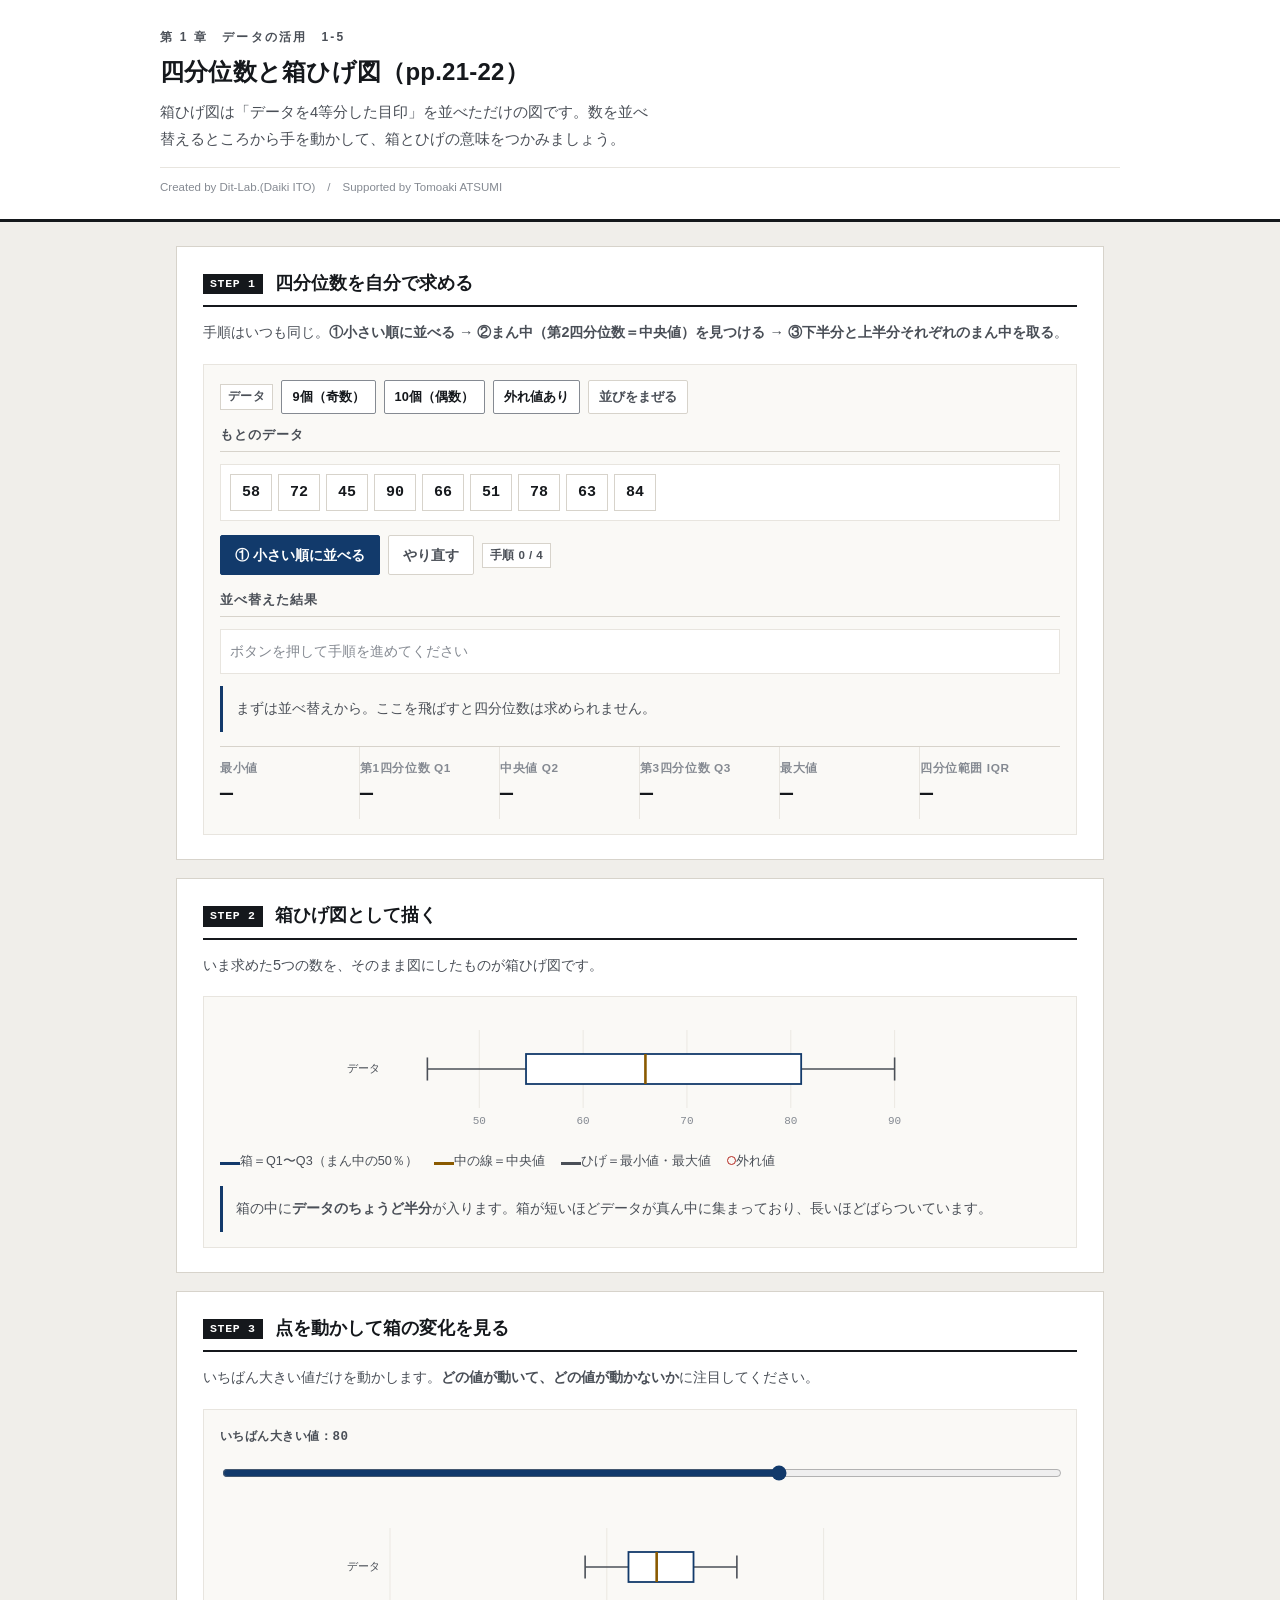
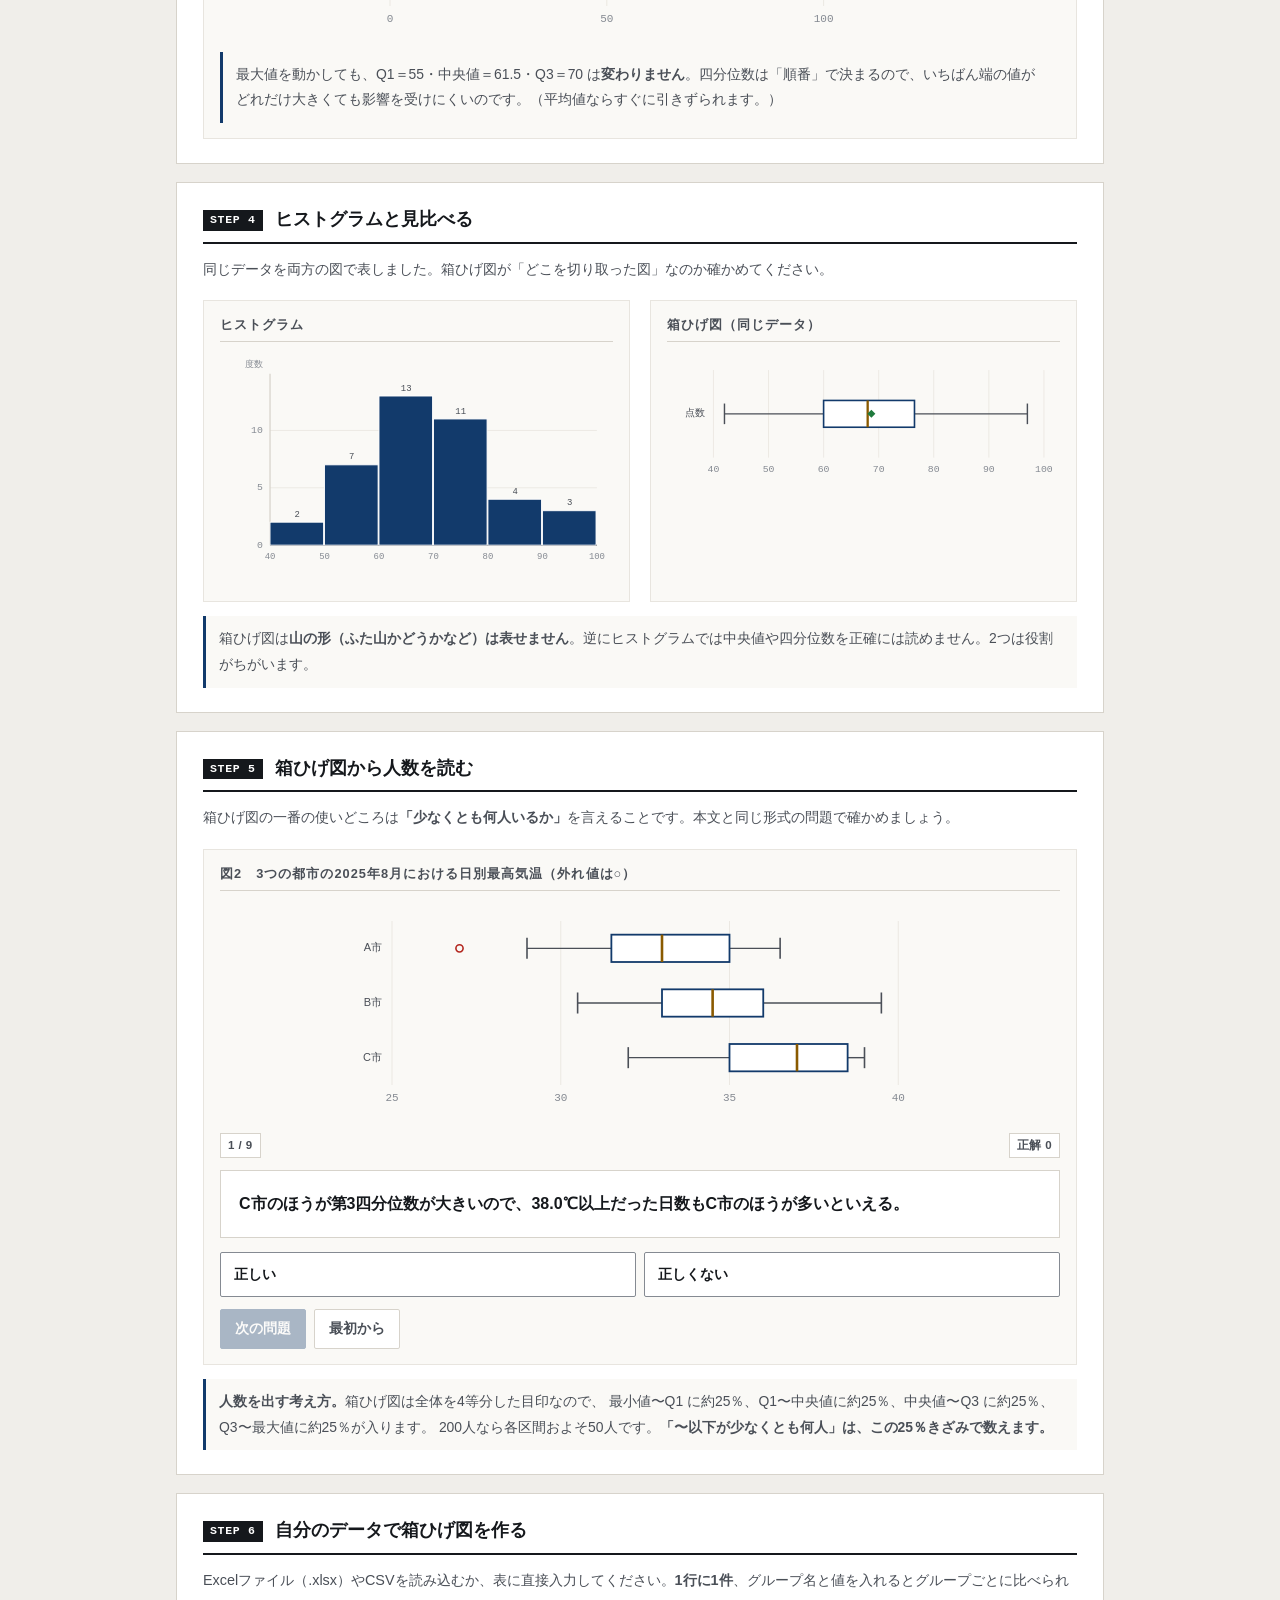
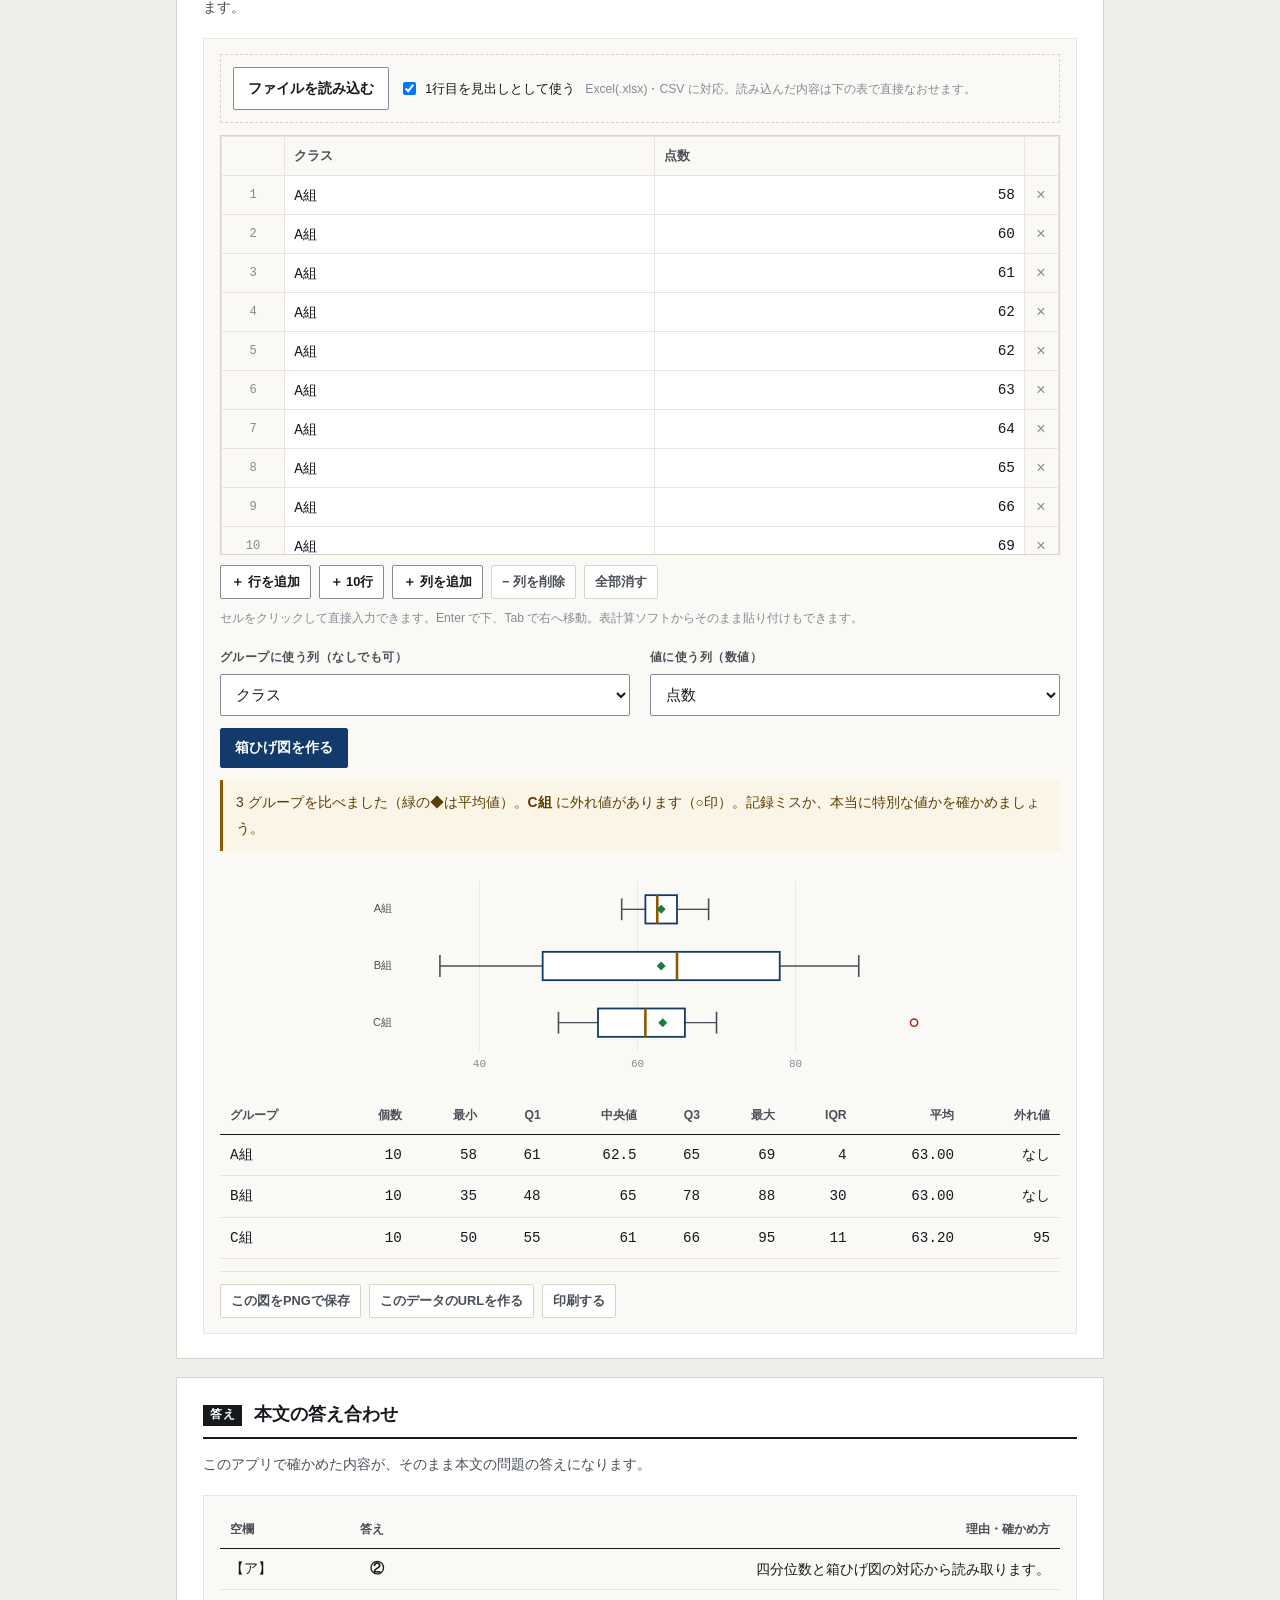
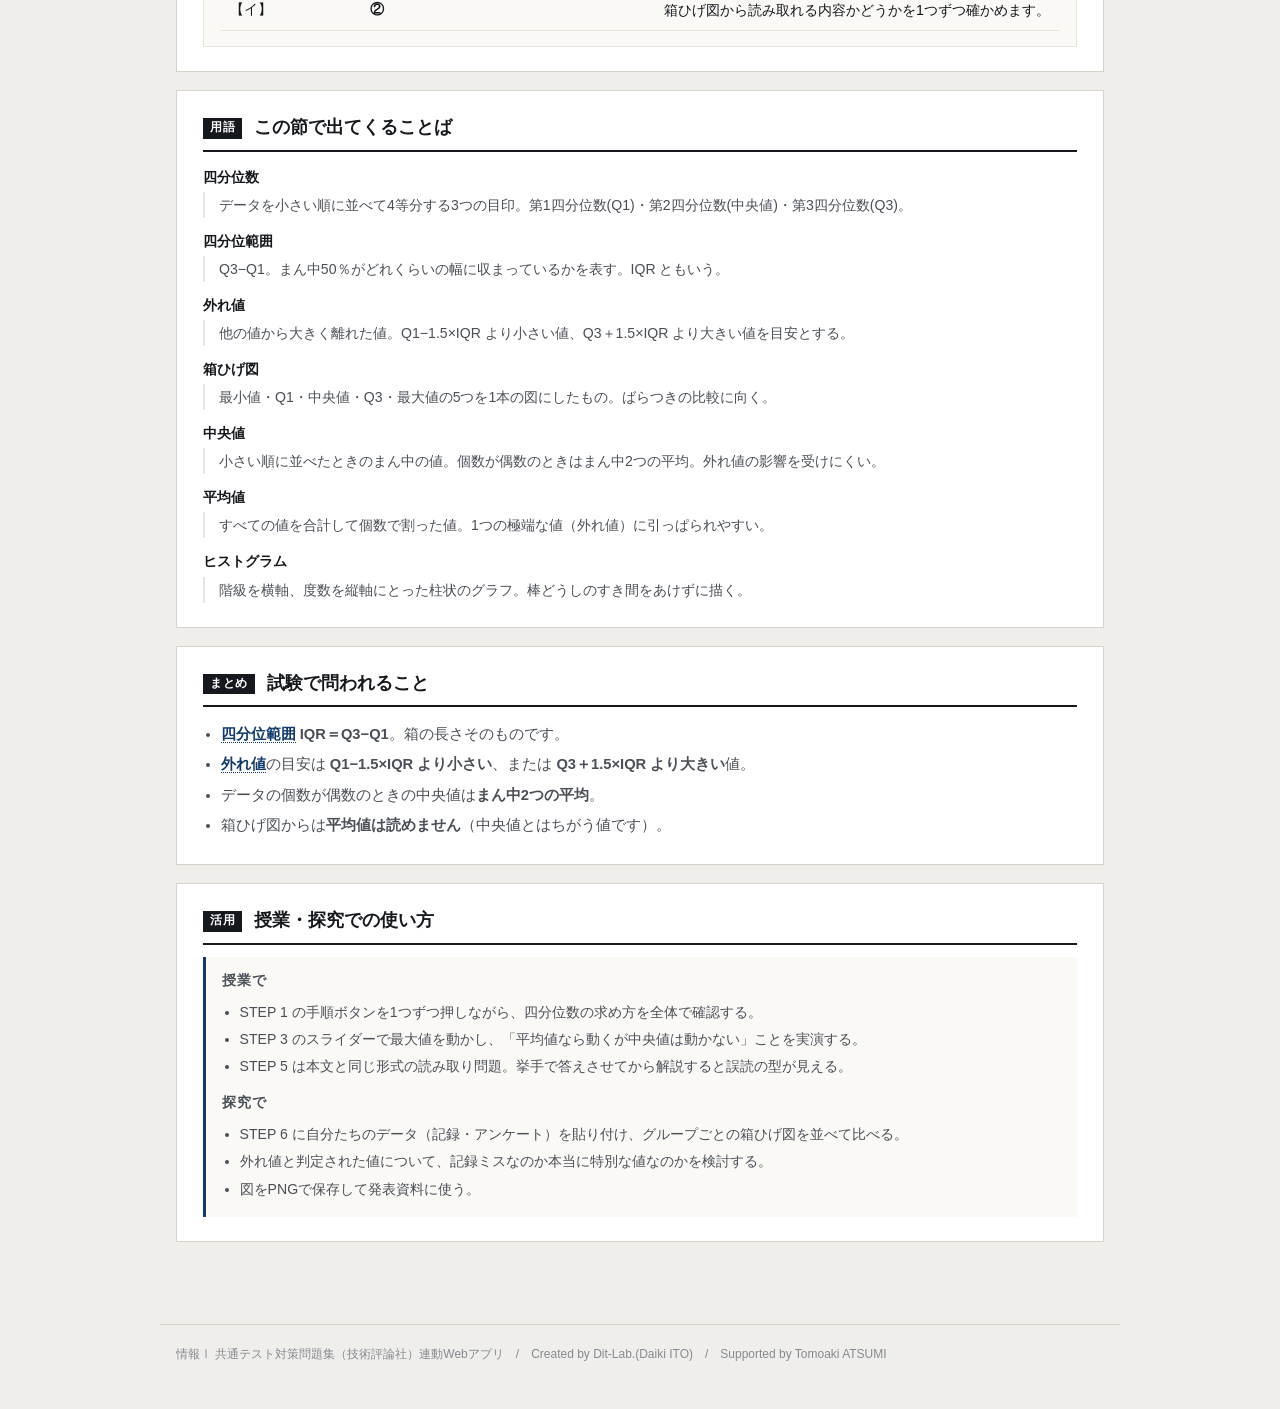
<file: index.html>
<!DOCTYPE html>
<html lang="ja">
<head>
<meta charset="UTF-8">
<meta name="viewport" content="width=device-width, initial-scale=1.0">
<title>四分位数と箱ひげ図｜情報Ⅰ共通テスト対策問題集</title>
<meta name="description" content="箱ひげ図は「データを4等分した目印」を並べただけの図です。数を並べ替えるところから手を動かして、箱とひげの意味をつかみましょう。">
<link rel="icon" href="data:image/svg+xml,%3Csvg xmlns=%22http://www.w3.org/2000/svg%22 viewBox=%220 0 32 32%22%3E%3Crect width=%2232%22 height=%2232%22 fill=%22%2315181c%22/%3E%3Ctext x=%2216%22 y=%2222%22 font-size=%2218%22 font-family=%22monospace%22 fill=%22%23fff%22 text-anchor=%22middle%22%3E01%3C/text%3E%3C/svg%3E">
<link rel="stylesheet" href="css/style.css?v=1b60c856">
<link rel="stylesheet" href="css/app.css?v=937ad95f">
</head>
<body>

<header class="app-header">
  <div class="inner">
    <span class="eyebrow">第 1 章　データの活用　1-5</span>
    <h1>四分位数と箱ひげ図（pp.21-22）</h1>
    <p class="lead">箱ひげ図は「データを4等分した目印」を並べただけの図です。数を並べ替えるところから手を動かして、箱とひげの意味をつかみましょう。</p>
    <p class="credit">Created by Dit-Lab.(Daiki ITO)　/　Supported by Tomoaki ATSUMI</p>
  </div>
</header>

<main class="wrap">
  <section class="step" id="step1">
    <h2><span class="no">STEP 1</span>四分位数を自分で求める</h2>
    <p class="desc">手順はいつも同じ。<strong>①小さい順に並べる → ②まん中（第2四分位数＝中央値）を見つける → ③下半分と上半分それぞれのまん中を取る</strong>。</p>

    <div class="panel">
      <div class="btn-row" style="margin-bottom:12px">
        <span class="badge">データ</span>
        <button class="btn sm" data-set="odd">9個（奇数）</button>
        <button class="btn sm" data-set="even">10個（偶数）</button>
        <button class="btn sm" data-set="outlier">外れ値あり</button>
        <button class="btn sm ghost" id="shuffleBtn">並びをまぜる</button>
      </div>

      <h3 style="font-size:.8rem;color:var(--ink-2);letter-spacing:.08em">もとのデータ</h3>
      <div class="chips" id="rawChips"></div>

      <div class="btn-row" style="margin-top:14px">
        <button class="btn primary" id="stepBtn">① 小さい順に並べる</button>
        <button class="btn ghost" id="stepReset">やり直す</button>
        <span class="badge" id="stepLabel">手順 0 / 4</span>
      </div>

      <h3 style="font-size:.8rem;color:var(--ink-2);letter-spacing:.08em;margin-top:16px">並べ替えた結果</h3>
      <div class="chips" id="sortedChips"></div>
      <div class="note" id="stepNote" style="margin-top:12px"></div>

      <div class="metrics" style="margin-top:14px">
        <div class="metric"><div class="k">最小値</div><div class="v" id="vMin">—</div></div>
        <div class="metric"><div class="k">第1四分位数 Q1</div><div class="v" id="vQ1">—</div></div>
        <div class="metric"><div class="k">中央値 Q2</div><div class="v" id="vQ2">—</div></div>
        <div class="metric"><div class="k">第3四分位数 Q3</div><div class="v" id="vQ3">—</div></div>
        <div class="metric"><div class="k">最大値</div><div class="v" id="vMax">—</div></div>
        <div class="metric"><div class="k">四分位範囲 IQR</div><div class="v" id="vIQR">—</div></div>
      </div>
    </div>
  </section>

  <section class="step" id="step2">
    <h2><span class="no">STEP 2</span>箱ひげ図として描く</h2>
    <p class="desc">いま求めた5つの数を、そのまま図にしたものが箱ひげ図です。</p>
    <div class="panel">
      <div id="boxChart"></div>
      <div class="tree-legend" style="margin-top:8px">
        <span class="k"><span class="sw" style="background:#123a6b"></span>箱＝Q1〜Q3（まん中の50％）</span>
        <span class="k"><span class="sw" style="background:#8a5a00"></span>中の線＝中央値</span>
        <span class="k"><span class="sw" style="background:#4a4f57"></span>ひげ＝最小値・最大値</span>
        <span class="k"><span class="sw" style="border:1.6px solid #b3261e;height:9px;width:9px;border-radius:50%;background:none"></span>外れ値</span>
      </div>
      <div class="note info" style="margin-top:12px">
        箱の中に<strong>データのちょうど半分</strong>が入ります。箱が短いほどデータが真ん中に集まっており、長いほどばらついています。
      </div>
    </div>
  </section>

  <section class="step" id="step3">
    <h2><span class="no">STEP 3</span>点を動かして箱の変化を見る</h2>
    <p class="desc">いちばん大きい値だけを動かします。<strong>どの値が動いて、どの値が動かないか</strong>に注目してください。</p>
    <div class="panel">
      <label class="fld" for="maxSlider">いちばん大きい値：<span class="mono" id="maxVal">—</span></label>
      <input type="range" id="maxSlider" min="0" max="120" step="1" value="80">
      <div id="liveBox" style="margin-top:10px"></div>
      <div class="note" id="liveNote" style="margin-top:12px"></div>
    </div>
  </section>

  <section class="step" id="step4">
    <h2><span class="no">STEP 4</span>ヒストグラムと見比べる</h2>
    <p class="desc">同じデータを両方の図で表しました。箱ひげ図が「どこを切り取った図」なのか確かめてください。</p>
    <div class="grid c2">
      <div class="panel"><h3>ヒストグラム</h3><div id="cmpHist"></div></div>
      <div class="panel"><h3>箱ひげ図（同じデータ）</h3><div id="cmpBox"></div></div>
    </div>
    <div class="note info" style="margin-top:14px">
      箱ひげ図は<strong>山の形（ふた山かどうかなど）は表せません</strong>。逆にヒストグラムでは中央値や四分位数を正確には読めません。2つは役割がちがいます。
    </div>
  </section>


  <section class="step" id="step5">
    <h2><span class="no">STEP 5</span>箱ひげ図から人数を読む</h2>
    <p class="desc">箱ひげ図の一番の使いどころは<strong>「少なくとも何人いるか」</strong>を言えることです。本文と同じ形式の問題で確かめましょう。</p>

    <div class="panel">
      <h3 id="figTitle"></h3>
      <div id="qFigure"></div>
      <div class="qhead" style="margin-top:14px">
        <span class="badge" id="qProgress">1 / 1</span>
        <span class="badge">正解 <span class="score" id="qScore">0</span></span>
      </div>
      <div class="card-q"><div class="q-scene" id="qText"></div></div>
      <div class="choice4" id="qChoices"></div>
      <div class="note" id="qFb" hidden style="margin-top:12px"></div>
      <div class="btn-row" style="margin-top:12px">
        <button class="btn primary" id="qNext" disabled>次の問題</button>
        <button class="btn ghost" id="qReset">最初から</button>
      </div>
    </div>

    <div class="note info" style="margin-top:14px">
      <strong>人数を出す考え方。</strong>箱ひげ図は全体を4等分した目印なので、
      最小値〜Q1 に約25％、Q1〜中央値に約25％、中央値〜Q3 に約25％、Q3〜最大値に約25％が入ります。
      200人なら各区間およそ50人です。<strong>「〜以下が少なくとも何人」は、この25％きざみで数えます。</strong>
    </div>
  </section>

  <section class="step" id="step6">
    <h2><span class="no">STEP 6</span>自分のデータで箱ひげ図を作る</h2>
    <p class="desc">Excelファイル（.xlsx）やCSVを読み込むか、表に直接入力してください。<strong>1行に1件</strong>、グループ名と値を入れるとグループごとに比べられます。</p>
    <div class="panel">
      <div id="dataInput"></div>
      <div class="grid c2" style="margin-top:16px">
        <div><label class="fld" for="gCol">グループに使う列（なしでも可）</label><select id="gCol" class="sel"></select></div>
        <div><label class="fld" for="vCol">値に使う列（数値）</label><select id="vCol" class="sel"></select></div>
      </div>
      <div class="btn-row" style="margin-top:12px"><button class="btn primary" id="calcMine">箱ひげ図を作る</button></div>
      <div class="note" id="myNote" hidden style="margin-top:12px"></div>
      <div id="myChart" style="margin-top:12px"></div>
      <div class="tbl-scroll" style="margin-top:12px"><table class="tbl" id="myTable"></table></div>
      <div class="toolbar" id="myTools"></div>
    </div>
  </section>

  <section class="step" id="ansBox">
    <h2><span class="no">答え</span>本文の答え合わせ</h2>
    <p class="desc">このアプリで確かめた内容が、そのまま本文の問題の答えになります。</p>
    <div class="panel">
      <div class="tbl-scroll"><table class="tbl"><thead><tr><th>空欄</th><th>答え</th><th>理由・確かめ方</th></tr></thead><tbody><tr><td class="mono">【ア】</td><td class="mono"><strong>②</strong></td><td>四分位数と箱ひげ図の対応から読み取ります。</td></tr><tr><td class="mono">【イ】</td><td class="mono"><strong>②</strong></td><td>箱ひげ図から読み取れる内容かどうかを1つずつ確かめます。</td></tr></tbody></table></div>
    </div>
  </section>

  <section class="step" id="glossary">
    <h2><span class="no">用語</span>この節で出てくることば</h2>
    <div id="glossBox"></div>
  </section>

  <section class="step">
    <h2><span class="no">まとめ</span>試験で問われること</h2>
    <ul style="margin:0;padding-left:1.2em;color:var(--ink-2);font-size:.92rem;line-height:2.05">
      <li><span class="term" data-t="四分位範囲">四分位範囲</span> <strong>IQR＝Q3−Q1</strong>。箱の長さそのものです。</li>
      <li><span class="term" data-t="外れ値">外れ値</span>の目安は <strong>Q1−1.5×IQR より小さい</strong>、または <strong>Q3＋1.5×IQR より大きい</strong>値。</li>
      <li>データの個数が偶数のときの中央値は<strong>まん中2つの平均</strong>。</li>
      <li>箱ひげ図からは<strong>平均値は読めません</strong>（中央値とはちがう値です）。</li>
    </ul>
  </section>

  <section class="step">
    <h2><span class="no">活用</span>授業・探究での使い方</h2>
    <div class="use-note">
      <h3>授業で</h3>
      <ul>
        <li>STEP 1 の手順ボタンを1つずつ押しながら、四分位数の求め方を全体で確認する。</li>
        <li>STEP 3 のスライダーで最大値を動かし、「平均値なら動くが中央値は動かない」ことを実演する。</li>
        <li>STEP 5 は本文と同じ形式の読み取り問題。挙手で答えさせてから解説すると誤読の型が見える。</li>
      </ul>
      <h3 style="margin-top:12px">探究で</h3>
      <ul>
        <li>STEP 6 に自分たちのデータ（記録・アンケート）を貼り付け、グループごとの箱ひげ図を並べて比べる。</li>
        <li>外れ値と判定された値について、記録ミスなのか本当に特別な値なのかを検討する。</li>
        <li>図をPNGで保存して発表資料に使う。</li>
      </ul>
    </div>
  </section>

</main>

<footer class="app-footer">
  情報Ⅰ 共通テスト対策問題集（技術評論社）連動Webアプリ　/　Created by Dit-Lab.(Daiki ITO)　/　Supported by Tomoaki ATSUMI
</footer>

<script src="js/tools.js?v=c07db610"></script>
<script src="js/chart.js?v=fb6e3be1"></script>
<script src="js/xlsx.js?v=53c47a9c"></script>
<script src="js/grid.js?v=b72ee2f5"></script>
<script src="js/datainput.js?v=dbe2aecf"></script>
<script src="js/terms.js?v=01bda077"></script>
<script src="js/app.js?v=2a7a6c4e"></script>
</body>
</html>
</file>
<file: css/style.css>
/* =========================================================
   情報Ⅰ 共通テスト対策問題集 — Web アプリ共通スタイル
   紙面（参考書）に寄せた設計。装飾色は使わず、色は意味を持つときだけ。
   ========================================================= */

:root{
  --paper:#ffffff;
  --paper-2:#faf9f6;      /* うすい紙 */
  --bg:#f0eeea;           /* 台紙 */
  --ink:#15181c;
  --ink-2:#4a4f57;
  --ink-3:#858a92;
  --rule:#d7d3cb;         /* 罫線 */
  --rule-2:#e8e5df;
  --accent:#123a6b;       /* 濃紺。主要操作と現在地だけに使う */
  --accent-w:#e9eef6;
  --zero:#c0392b;         /* 左＝0 */
  --one:#1d4ed8;          /* 右＝1 */
  --ok:#1f7a3d;   --ok-bg:#eef6f0;
  --ng:#b3261e;   --ng-bg:#fbefee;
  --warn:#8a5a00; --warn-bg:#fbf5e8;
  --font:"Hiragino Kaku Gothic ProN","Hiragino Sans","Yu Gothic Medium","Yu Gothic",
         "Noto Sans JP",Meiryo,-apple-system,BlinkMacSystemFont,sans-serif;
  --mono:"SFMono-Regular",Menlo,Consolas,"Courier New",monospace;
}

*{box-sizing:border-box}
[hidden]{display:none !important}
html{-webkit-text-size-adjust:100%}
body{
  margin:0; background:var(--bg); color:var(--ink);
  font-family:var(--font); font-size:16px; line-height:1.85;
  font-feature-settings:"palt" 1;
}
h1,h2,h3,h4{line-height:1.45; margin:0; font-weight:700}
p{margin:0 0 .75em} p:last-child{margin-bottom:0}
a{color:var(--accent)}

/* ---------- 標題 ---------- */
.app-header{background:var(--paper); border-bottom:3px solid var(--ink); padding:26px 20px 20px}
.app-header .inner{max-width:960px; margin:0 auto}
.app-header .eyebrow{
  font-size:.75rem; font-weight:700; color:var(--ink-2); letter-spacing:.18em;
  display:block; margin-bottom:7px;
}
.app-header h1{font-size:1.5rem; letter-spacing:.01em}
.app-header .lead{font-size:.92rem; color:var(--ink-2); margin-top:9px; max-width:60ch}
.app-header .credit{
  font-size:.72rem; color:var(--ink-3); margin-top:14px;
  padding-top:9px; border-top:1px solid var(--rule-2);
}

/* ---------- 版面 ---------- */
.wrap{max-width:960px; margin:0 auto; padding:24px 16px 64px}
.step{background:var(--paper); border:1px solid var(--rule); padding:24px 26px; margin-bottom:18px}
.step > h2{
  display:flex; align-items:baseline; gap:12px; font-size:1.1rem;
  padding-bottom:9px; border-bottom:2px solid var(--ink); margin-bottom:12px;
}
.step > h2 .no{
  flex:none; font-family:var(--mono); font-size:.72rem; font-weight:700;
  background:var(--ink); color:var(--paper); padding:2px 7px; letter-spacing:.06em;
  position:relative; top:-2px;
}
.step > .desc{color:var(--ink-2); font-size:.9rem; margin-bottom:18px}
.step[hidden]{display:none}

.grid{display:grid; gap:20px}
.grid > *{min-width:0}          /* 子の中身で列が広がるのを防ぐ */
@media(min-width:800px){ .grid.c2{grid-template-columns:1fr 1fr} }
@media(min-width:800px){ .grid.c21{grid-template-columns:1.45fr 1fr} }

.panel{border:1px solid var(--rule-2); background:var(--paper-2); padding:15px 16px; min-width:0}
.panel > h3{
  font-size:.8rem; font-weight:700; color:var(--ink-2); letter-spacing:.08em;
  margin-bottom:12px; padding-bottom:6px; border-bottom:1px solid var(--rule);
}

/* ---------- 部品 ---------- */
.btn{
  appearance:none; border:1px solid var(--ink-3); background:var(--paper); color:var(--ink);
  font-family:inherit; font-size:.88rem; font-weight:700; padding:8px 14px;
  border-radius:2px; cursor:pointer; min-height:40px; line-height:1.4;
  transition:background .12s, border-color .12s, color .12s;
}
.btn:hover:not(:disabled){background:var(--accent-w); border-color:var(--accent); color:var(--accent)}
.btn:disabled{opacity:.35; cursor:not-allowed}
.btn.primary{background:var(--accent); color:var(--paper); border-color:var(--accent)}
.btn.primary:hover:not(:disabled){background:#0d2c53; color:var(--paper)}
.btn.ghost{border-color:var(--rule); color:var(--ink-2)}
.btn.sm{font-size:.8rem; padding:5px 10px; min-height:34px}
.btn-row{display:flex; flex-wrap:wrap; gap:8px; align-items:center}

/* タブ（見出し下線式） */
.seg{display:flex; gap:0; border-bottom:1px solid var(--rule)}
.seg button{
  appearance:none; border:0; background:transparent; font-family:inherit; font-size:.88rem;
  font-weight:700; color:var(--ink-3); padding:9px 4px; margin-right:26px; cursor:pointer;
  border-bottom:3px solid transparent; margin-bottom:-1px; min-height:40px;
}
.seg button:hover{color:var(--ink-2)}
.seg button[aria-pressed="true"]{color:var(--ink); border-bottom-color:var(--accent)}

label.fld{display:block; font-size:.78rem; font-weight:700; color:var(--ink-2); margin-bottom:5px; letter-spacing:.04em}
input[type=text], textarea, input[type=number]{
  width:100%; font-family:inherit; font-size:1rem; color:var(--ink);
  border:1px solid var(--ink-3); border-radius:2px; padding:9px 11px;
  background:var(--paper); min-height:42px;
}
input:focus, textarea:focus{outline:2px solid var(--accent); outline-offset:-1px; border-color:var(--accent)}
.btn:focus-visible, .seg button:focus-visible, .node-card:focus-visible{outline:2px solid var(--accent); outline-offset:2px}
textarea{resize:vertical; line-height:1.7}
.mono{font-family:var(--mono)}

table.tbl{width:100%; border-collapse:collapse; font-size:.89rem}
table.tbl th, table.tbl td{border-bottom:1px solid var(--rule-2); padding:7px 10px; text-align:right}
table.tbl th:first-child, table.tbl td:first-child{text-align:left}
table.tbl thead th{border-bottom:1.5px solid var(--ink); font-size:.76rem; color:var(--ink-2); font-weight:700; white-space:nowrap}
.tbl-scroll{overflow-x:auto; -webkit-overflow-scrolling:touch; max-width:100%}

.note{padding:10px 13px; font-size:.87rem; border-left:3px solid var(--ink-3); background:var(--paper-2); overflow-wrap:break-word; word-break:break-word}
.note.ok{background:var(--ok-bg); border-left-color:var(--ok); color:#123f22}
.note.ng{background:var(--ng-bg); border-left-color:var(--ng); color:#6d1a15}
.note.info{background:var(--paper-2); border-left-color:var(--accent); color:var(--ink-2)}
.note.warn{background:var(--warn-bg); border-left-color:var(--warn); color:#5c3d00}
.note[hidden]{display:none}

.badge{
  display:inline-block; font-size:.72rem; font-weight:700; padding:1px 7px;
  border:1px solid var(--rule); color:var(--ink-2); background:var(--paper); letter-spacing:.04em;
}

/* 数値は罫線で仕切るだけ。カードにしない */
.metrics{display:flex; flex-wrap:wrap; gap:0; border-top:1px solid var(--rule)}
.metric{flex:1 1 130px; padding:11px 14px 11px 0; border-right:1px solid var(--rule-2)}
.metric:last-child{border-right:0}
.metric .k{font-size:.74rem; color:var(--ink-3); font-weight:700; letter-spacing:.05em}
.metric .v{font-size:1.6rem; font-weight:700; line-height:1.3; font-family:var(--mono); letter-spacing:-.01em}
.metric .s{font-size:.76rem; color:var(--ink-2)}

.bit0{color:var(--zero); font-weight:700}
.bit1{color:var(--one); font-weight:700}

.app-footer{
  max-width:960px; margin:0 auto; padding:18px 16px 44px; color:var(--ink-3);
  font-size:.75rem; border-top:1px solid var(--rule);
}
.sr-only{position:absolute;width:1px;height:1px;overflow:hidden;clip:rect(0 0 0 0);white-space:nowrap}

@media(max-width:640px){
  body{font-size:15px}
  .app-header{padding:20px 16px 16px}
  .app-header h1{font-size:1.16rem}
  .wrap{padding:16px 12px 52px}
  .step{padding:18px 15px}
  .seg button{margin-right:18px; font-size:.84rem}
  .metric{flex-basis:50%; border-right:0}
}
@media (prefers-reduced-motion:reduce){ *{animation:none!important; transition:none!important} }

/* ---------- 自分のデータ・共有・印刷 ---------- */
.toolbar{display:flex; flex-wrap:wrap; gap:8px; align-items:center; margin-top:12px;
  padding-top:12px; border-top:1px solid var(--rule-2)}
.toolbar .hint{font-size:.78rem; color:var(--ink-3)}
.paste-area{width:100%; min-height:110px; font-family:var(--mono); font-size:.86rem}
.use-note{background:var(--paper-2); border-left:3px solid var(--accent); padding:14px 16px; font-size:.88rem}
.use-note h3{font-size:.86rem; letter-spacing:.06em; margin-bottom:8px; color:var(--ink-2)}
.use-note ol, .use-note ul{margin:0; padding-left:1.25em; line-height:1.95; color:var(--ink-2)}

@media print{
  body{background:#fff}
  .app-header{border-bottom:2px solid #000}
  .step{border:1px solid #bbb; break-inside:avoid; page-break-inside:avoid; margin-bottom:12px}
  .btn, .seg, .toolbar, input[type=range]{display:none !important}
  .note{border-left-width:2px}
  a[href]:after{content:""}
}

/* ---------- 入力グリッド ---------- */
.dg-scroll{overflow:auto; -webkit-overflow-scrolling:touch; border:1px solid var(--rule); background:var(--paper); max-height:420px}
table.dg{border-collapse:collapse; font-family:var(--mono); font-size:.9rem; min-width:100%}
table.dg th, table.dg td{border:1px solid var(--rule-2); padding:0}
table.dg thead th{background:var(--paper-2); position:sticky; top:0; z-index:2}
table.dg .dg-n{background:var(--paper-2); color:var(--ink-3); font-size:.76rem; font-weight:400;
  text-align:center; min-width:34px; padding:0 4px; position:sticky; left:0; z-index:1}
table.dg .dg-corner{background:var(--paper-2); min-width:34px; position:sticky; left:0; z-index:3}
table.dg .dg-act{background:var(--paper-2); width:34px}
.dg-h, .dg-c{width:100%; min-width:96px; border:0; background:transparent; font-family:inherit;
  font-size:.9rem; padding:8px 9px; color:var(--ink); min-height:38px}
.dg-h{font-weight:700; font-family:var(--font); font-size:.82rem; color:var(--ink-2)}
.dg-c.num{text-align:right}
.dg-c:focus, .dg-h:focus{outline:2px solid var(--accent); outline-offset:-2px; background:var(--accent-w)}
.dg-del{border:0; background:transparent; color:var(--ink-3); cursor:pointer; width:32px; height:34px; font-size:1rem}
.dg-del:hover{color:var(--ng)}
.dg-tools{display:flex; flex-wrap:wrap; gap:8px; align-items:center; margin-top:10px}
.dg-hint{font-size:.76rem; color:var(--ink-3)}

/* ---------- ファイル読み込み ---------- */
.filebox{display:flex; flex-wrap:wrap; gap:10px; align-items:center; padding:12px;
  border:1px dashed var(--rule); background:var(--paper-2)}
.filebox input[type=file]{font-size:.85rem; font-family:inherit; max-width:100%}
.filebox .sel{max-width:220px}
.filelabel{display:inline-flex; align-items:center; gap:6px; font-size:.85rem; font-weight:700;
  border:1px solid var(--ink-3); background:var(--paper); padding:8px 14px; border-radius:2px; cursor:pointer; min-height:40px}
.filelabel:hover{border-color:var(--accent); color:var(--accent); background:var(--accent-w)}
.filelabel input{display:none}

/* ---------- 用語解説 ---------- */
.term{position:relative; border-bottom:1.5px dotted var(--accent); cursor:help; color:var(--accent); font-weight:700}
.term .term-pop{display:none; position:absolute; left:0; top:1.7em; z-index:50; width:min(300px,78vw);
  background:var(--paper); border:1px solid var(--ink-3); box-shadow:0 6px 20px rgba(0,0,0,.14);
  padding:10px 12px; font-size:.82rem; font-weight:400; color:var(--ink-2); line-height:1.75;
  border-left:3px solid var(--accent); cursor:auto; text-align:left}
.term .term-pop b{display:block; color:var(--ink); font-size:.86rem; margin-bottom:3px}
.term.open .term-pop{display:block}
dl.gloss{margin:0; font-size:.88rem}
dl.gloss dt{font-weight:700; color:var(--ink); margin-top:10px}
dl.gloss dt:first-child{margin-top:0}
dl.gloss dd{margin:2px 0 0; color:var(--ink-2); line-height:1.85; padding-left:1em; border-left:2px solid var(--rule-2)}
@media print{ .term{border-bottom:0; color:inherit} .term .term-pop{display:none !important} }

/* ---------- スマホ・タブレット ---------- */
@media (max-width:1024px){
  /* iOS で入力時に画面が勝手に拡大するのを防ぐ（16px 未満だとズームする） */
  input[type=text], input[type=number], textarea, select, .dg-c, .dg-h{ font-size:16px }
  .dg-c, .dg-h{ min-width:110px }
}
@media (max-width:820px){
  .grid.c2,.grid.c21{grid-template-columns:1fr}
  .dg-scroll{max-height:340px}
  .filebox{flex-direction:column; align-items:stretch}
  .filebox .sel{max-width:100%}
  .term .term-pop{left:auto; right:0; width:min(280px,86vw)}
}
@media (max-width:480px){
  .step > h2{font-size:1rem; flex-wrap:wrap}
  .metrics{gap:0}
  .metric{flex-basis:50%; padding-right:10px}
  .metric .v{font-size:1.3rem}
  .btn{padding:8px 12px}
  .dg-tools{gap:6px}
  .dg-hint{width:100%}
}
/* タッチ操作でのスクロールを滑らかに */
.tbl-scroll, .dg-scroll, .tree-box{ -webkit-overflow-scrolling:touch; overscroll-behavior-x:contain }

/* 幅指定つきの入力欄がスマートフォンではみ出さないようにする */
input[type=text], input[type=number], input[type=search], textarea, select{ max-width:100% }
.btn-row > label{ min-width:0; max-width:100% }
.btn-row > label input, .btn-row > label select{ max-width:100% }

/* 共通：○×判定・並べかえ（quiz.js 用） */
.abcde{border:1px solid var(--rule); border-radius:3px; overflow:hidden}
.abcde > div{border-top:1px solid var(--rule); padding:10px 12px}
.abcde > div:first-child{border-top:0}
.abcde .st{display:flex; gap:10px; align-items:flex-start; flex-wrap:wrap}
.abcde .st .k{font-weight:700; font-family:var(--mono); min-width:1.4em}
.abcde .st .t{flex:1; min-width:12em}
.abcde .jb{display:flex; gap:6px}
.abcde .jb .btn{min-width:3.4em; padding:6px 10px; text-align:center}
.prep{display:grid; grid-template-columns:repeat(auto-fit,minmax(150px,1fr)); gap:10px; margin-top:10px}
.prep .slot{border:1px dashed var(--ink-3); border-radius:3px; padding:10px; min-height:92px; background:var(--paper)}
.prep .slot.filled{border-style:solid}
.prep .slot .tag{font:700 .74rem/1.4 var(--mono); color:var(--accent); display:block; margin-bottom:6px}
.prep .slot .txt{font-size:.86rem; line-height:1.7}
.cards{display:flex; flex-wrap:wrap; gap:8px; margin-top:10px}
.cards .c{border:1px solid var(--ink-3); border-radius:3px; padding:9px 12px; background:var(--paper);
  cursor:pointer; font-size:.88rem; max-width:100%; text-align:left; font-family:inherit; color:var(--ink)}
.cards .c:hover{background:var(--warn-bg)}
.cards .c.used{opacity:.35; pointer-events:none}

/* --- 予想してから実行 --- */
.pmark{display:inline-block; background:var(--accent); color:#fff; font-size:.7rem; font-weight:700;
  letter-spacing:.08em; padding:2px 7px; border-radius:2px; margin-right:8px; vertical-align:2px}
input.pin{font-size:1.05rem; padding:7px 10px; border:1px solid var(--rule); border-radius:3px;
  width:9em; max-width:100%; background:#fff}
.btn-row .unit{color:var(--muted); font-size:.9rem}
.choice4 .btn.on{border-color:var(--accent); box-shadow:inset 0 0 0 1px var(--accent); font-weight:700}
/* 設問文の見出し（flex ではなく通常の段落。.qhead は左右振り分け用なので用途が別） */
.pq{margin:0 0 10px; font-weight:700; line-height:1.85}
</file>
<file: css/app.css>
.chips{display:flex; flex-wrap:wrap; gap:6px; min-height:44px; padding:9px;
  border:1px solid var(--rule-2); background:var(--paper)}
.chip{display:inline-block; font-family:var(--mono); font-weight:700; font-size:.94rem;
  padding:4px 10px; border:1px solid var(--rule); background:var(--paper); min-width:42px; text-align:center}
.chip.q1{border-color:var(--accent); background:var(--accent-w); color:var(--accent)}
.chip.q2{border-color:#8a5a00; background:var(--warn-bg); color:#8a5a00}
.chip.q3{border-color:var(--accent); background:var(--accent-w); color:var(--accent)}
.chip.half{background:#f4f6fa}
.chip.out{border-color:var(--ng); color:var(--ng)}
.chip.dim{opacity:.45}
input[type=range]{width:100%; accent-color:var(--accent); height:34px}
.tree-legend{display:flex; gap:16px; flex-wrap:wrap; font-size:.79rem; color:var(--ink-2); align-items:center}
.tree-legend .sw{width:20px; height:3px; display:inline-block}
.metric .v{font-size:1.35rem}
.qhead{display:flex; justify-content:space-between; align-items:center; margin-bottom:12px}
.card-q{border:1px solid var(--rule); background:var(--paper); padding:18px; margin-bottom:14px}
.q-scene{font-size:1rem; font-weight:700; line-height:1.9}
.choice4{display:grid; gap:8px; grid-template-columns:repeat(auto-fit,minmax(150px,1fr))}
.choice4 .btn{text-align:left; line-height:1.6; padding:10px 13px}
.choice4 .btn.correct{background:var(--ok-bg); border-color:var(--ok); color:var(--ok)}
.choice4 .btn.wrong{background:var(--ng-bg); border-color:var(--ng); color:var(--ng)}
.choice4.locked{pointer-events:none}
#myTable td{font-family:var(--mono)}
.sel{width:100%; font-family:inherit; font-size:.95rem; padding:9px 11px; min-height:42px;
  border:1px solid var(--ink-3); border-radius:2px; background:var(--paper); color:var(--ink)}
</file>
